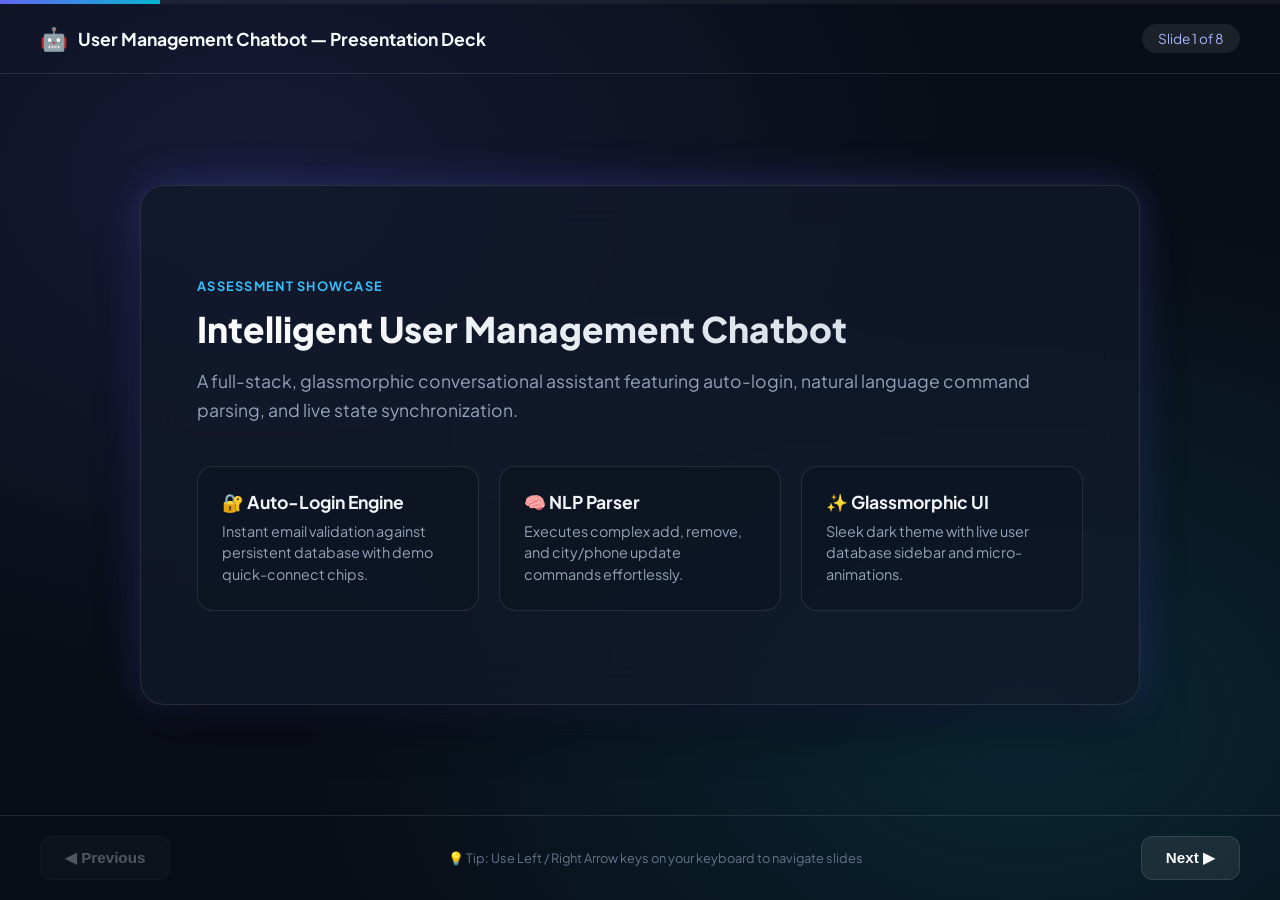
<file: presentation.html>
<!DOCTYPE html>
<html lang="en">
<head>
    <meta charset="UTF-8">
    <meta name="viewport" content="width=device-width, initial-scale=1.0">
    <title>Presentation | User Management Chatbot System</title>
    <link rel="stylesheet" href="https://fonts.googleapis.com/css2?family=Plus+Jakarta+Sans:wght@300;400;600;700;800&display=swap">
    <style>
        :root {
            --bg-dark: #090d16;
            --bg-card: rgba(18, 26, 43, 0.75);
            --bg-card-border: rgba(255, 255, 255, 0.1);
            --primary-gradient: linear-gradient(135deg, #6366f1 0%, #06b6d4 100%);
            --accent-glow: rgba(99, 102, 241, 0.3);
            --text-main: #f8fafc;
            --text-muted: #94a3b8;
            --text-dim: #64748b;
            --status-success: #10b981;
        }

        * { box-sizing: border-box; margin: 0; padding: 0; }

        body {
            font-family: 'Plus Jakarta Sans', sans-serif;
            background-color: var(--bg-dark);
            background-image: 
                radial-gradient(at 20% 20%, rgba(99, 102, 241, 0.15) 0px, transparent 50%),
                radial-gradient(at 80% 80%, rgba(6, 182, 212, 0.15) 0px, transparent 50%);
            color: var(--text-main);
            height: 100vh;
            display: flex;
            flex-direction: column;
            overflow: hidden;
        }

        /* Top Progress Bar */
        .progress-bar-container {
            height: 4px;
            background: rgba(255, 255, 255, 0.05);
            width: 100%;
        }
        .progress-bar-fill {
            height: 100%;
            background: var(--primary-gradient);
            width: 12.5%;
            transition: width 0.4s ease;
        }

        /* Deck Header */
        .deck-header {
            padding: 20px 40px;
            display: flex;
            justify-content: space-between;
            align-items: center;
            border-bottom: 1px solid var(--bg-card-border);
        }
        .deck-title { font-weight: 700; font-size: 1.1rem; display: flex; align-items: center; gap: 10px; }
        .slide-counter { background: rgba(255, 255, 255, 0.08); padding: 6px 16px; border-radius: 20px; font-size: 0.85rem; color: #a5b4fc; }

        /* Slide Viewport */
        .slide-viewport {
            flex: 1;
            display: flex;
            align-items: center;
            justify-content: center;
            padding: 40px;
            position: relative;
        }

        .slide {
            display: none;
            width: 100%;
            max-width: 1000px;
            background: var(--bg-card);
            backdrop-filter: blur(20px);
            border: 1px solid var(--bg-card-border);
            border-radius: 24px;
            padding: 48px 56px;
            box-shadow: 0 25px 50px -12px rgba(0,0,0,0.6), 0 0 40px var(--accent-glow);
            animation: slideIn 0.5s ease-out;
            min-height: 520px;
            flex-direction: column;
            justify-content: center;
        }

        .slide.active { display: flex; }

        .slide-tag {
            display: inline-block;
            text-transform: uppercase;
            letter-spacing: 0.1em;
            font-size: 0.8rem;
            font-weight: 700;
            color: #38bdf8;
            margin-bottom: 12px;
        }

        .slide h2 {
            font-size: 2.2rem;
            font-weight: 800;
            margin-bottom: 16px;
            background: linear-gradient(135deg, #ffffff 0%, #cbd5e1 100%);
            -webkit-background-clip: text;
            -webkit-text-fill-color: transparent;
        }

        .slide p.subtitle {
            font-size: 1.1rem;
            color: var(--text-muted);
            margin-bottom: 32px;
            line-height: 1.6;
        }

        /* Grid Cards inside slides */
        .feature-grid {
            display: grid;
            grid-template-columns: repeat(auto-fit, minmax(280px, 1fr));
            gap: 20px;
            margin-top: 10px;
        }

        .feature-card {
            background: rgba(13, 20, 34, 0.6);
            border: 1px solid var(--bg-card-border);
            padding: 24px;
            border-radius: 16px;
        }

        .feature-card h3 {
            font-size: 1.1rem;
            font-weight: 700;
            color: #f1f5f9;
            margin-bottom: 8px;
            display: flex;
            align-items: center;
            gap: 10px;
        }

        .feature-card p {
            font-size: 0.9rem;
            color: var(--text-muted);
            line-height: 1.5;
        }

        .code-box {
            background: rgba(0, 0, 0, 0.4);
            border: 1px solid var(--bg-card-border);
            padding: 16px 20px;
            border-radius: 12px;
            font-family: monospace;
            color: #38bdf8;
            font-size: 0.95rem;
            margin-bottom: 12px;
        }

        /* Table styling */
        .slide-table {
            width: 100%;
            border-collapse: collapse;
            margin-top: 16px;
            background: rgba(0, 0, 0, 0.3);
            border-radius: 12px;
            overflow: hidden;
        }

        .slide-table th, .slide-table td {
            padding: 14px 18px;
            text-align: left;
            border-bottom: 1px solid var(--bg-card-border);
            font-size: 0.95rem;
        }

        .slide-table th {
            background: rgba(255, 255, 255, 0.06);
            color: #a5b4fc;
        }

        /* Controls Footer */
        .controls-footer {
            padding: 20px 40px;
            display: flex;
            justify-content: space-between;
            align-items: center;
            border-top: 1px solid var(--bg-card-border);
        }

        .btn-nav {
            background: rgba(255, 255, 255, 0.08);
            border: 1px solid var(--bg-card-border);
            color: var(--text-main);
            padding: 12px 24px;
            border-radius: 12px;
            font-size: 0.95rem;
            font-weight: 600;
            cursor: pointer;
            transition: 0.2s ease;
            display: flex;
            align-items: center;
            gap: 8px;
        }

        .btn-nav:hover {
            background: rgba(99, 102, 241, 0.2);
            border-color: rgba(99, 102, 241, 0.4);
            color: #ffffff;
        }

        .btn-nav:disabled {
            opacity: 0.3;
            cursor: not-allowed;
        }

        .nav-hint { font-size: 0.8rem; color: var(--text-dim); }

        @keyframes slideIn {
            from { opacity: 0; transform: translateY(15px); }
            to { opacity: 1; transform: translateY(0); }
        }
    </style>
</head>
<body>

    <div class="progress-bar-container">
        <div class="progress-bar-fill" id="progressFill"></div>
    </div>

    <header class="deck-header">
        <div class="deck-title">
            <span style="font-size: 1.4rem;">🤖</span>
            <span>User Management Chatbot — Presentation Deck</span>
        </div>
        <div class="slide-counter" id="slideCounter">Slide 1 of 8</div>
    </header>

    <main class="slide-viewport">
        <!-- Slide 1: Title -->
        <section class="slide active">
            <span class="slide-tag">Assessment Showcase</span>
            <h2>Intelligent User Management Chatbot</h2>
            <p class="subtitle">A full-stack, glassmorphic conversational assistant featuring auto-login, natural language command parsing, and live state synchronization.</p>
            
            <div class="feature-grid">
                <div class="feature-card">
                    <h3>🔐 Auto-Login Engine</h3>
                    <p>Instant email validation against persistent database with demo quick-connect chips.</p>
                </div>
                <div class="feature-card">
                    <h3>🧠 NLP Parser</h3>
                    <p>Executes complex add, remove, and city/phone update commands effortlessly.</p>
                </div>
                <div class="feature-card">
                    <h3>✨ Glassmorphic UI</h3>
                    <p>Sleek dark theme with live user database sidebar and micro-animations.</p>
                </div>
            </div>
        </section>

        <!-- Slide 2: Objective & Transformation -->
        <section class="slide">
            <span class="slide-tag">Project Overview</span>
            <h2>From Simple Script to Professional App</h2>
            <p class="subtitle">The goal was to transform a minimal CRUD assessment task into an enterprise-ready, aesthetically stunning web chatbot.</p>
            
            <div class="feature-grid">
                <div class="feature-card">
                    <h3>❌ Before (Legacy)</h3>
                    <p>Basic unstyled HTML forms, simple exact regex matches, manual page reloads, and plain text raw responses.</p>
                </div>
                <div class="feature-card">
                    <h3>✅ After (Upgraded)</h3>
                    <p>Glassmorphic UI, flexible NLP parser handling quotes & possessive names, live user sidebar sync, and styled table responses.</p>
                </div>
            </div>
        </section>

        <!-- Slide 3: Core Features -->
        <section class="slide">
            <span class="slide-tag">System Capabilities</span>
            <h2>Key Platform Features</h2>
            
            <div class="feature-grid">
                <div class="feature-card">
                    <h3>🔑 Auto-Login & Auth</h3>
                    <p>Verifies registered users via SQLite. Provides 1-click quick login shortcuts for demo testing.</p>
                </div>
                <div class="feature-card">
                    <h3>💬 Natural Language Assistant</h3>
                    <p>Understands freeform queries without forcing rigid, artificial command formats.</p>
                </div>
                <div class="feature-card">
                    <h3>🔄 Live Database Sync</h3>
                    <p>Sidebar updates instantly when records change without full page refreshes.</p>
                </div>
                <div class="feature-card">
                    <h3>⚡ Quick-Trigger Pills</h3>
                    <p>Clickable command chips allow instant testing of sample user operations.</p>
                </div>
            </div>
        </section>

        <!-- Slide 4: NLP Capabilities -->
        <section class="slide">
            <span class="slide-tag">Natural Language Engine</span>
            <h2>Intelligent Command Handling</h2>
            <p class="subtitle">Supported queries with real-world formatting, quotes, and flexible syntax:</p>
            
            <div class="code-box">➕ can you add the user "john.smith@xyz.com" with phone number "+92332"</div>
            <div class="code-box">✏️ can you update samanthas city to Cordoba</div>
            <div class="code-box">🗑️ can you remove the user "john.smith@xyz.com"</div>
            <div class="code-box">📋 show users</div>
        </section>

        <!-- Slide 5: Architecture & Tech Stack -->
        <section class="slide">
            <span class="slide-tag">System Architecture</span>
            <h2>Technology Stack & Layers</h2>
            
            <table class="slide-table">
                <thead>
                    <tr>
                        <th>Layer</th>
                        <th>Technology Used</th>
                        <th>Role & Description</th>
                    </tr>
                </thead>
                <tbody>
                    <tr>
                        <td><b>Backend Core</b></td>
                        <td>Python (Flask)</td>
                        <td>REST routing, session management, and NLP parser logic.</td>
                    </tr>
                    <tr>
                        <td><b>Database</b></td>
                        <td>SQLite3</td>
                        <td>Persistent storage for user schema (`name`, `email`, `phone`, `city`).</td>
                    </tr>
                    <tr>
                        <td><b>Frontend UI</b></td>
                        <td>HTML5 + JS + Vanilla CSS</td>
                        <td>Glassmorphism design system, AJAX async fetch, live sidebar sync.</td>
                    </tr>
                    <tr>
                        <td><b>Typography & Icons</b></td>
                        <td>Plus Jakarta Sans</td>
                        <td>Modern Google typography and HSL tailored color palette.</td>
                    </tr>
                </tbody>
            </table>
        </section>

        <!-- Slide 6: Database & Data Model -->
        <section class="slide">
            <span class="slide-tag">Data Schema</span>
            <h2>SQLite User Data Model</h2>
            <p class="subtitle">Structured SQL schema ensuring clean data integrity and instant lookups:</p>

            <div class="code-box">
                CREATE TABLE users (<br>
                &nbsp;&nbsp;id INTEGER PRIMARY KEY AUTOINCREMENT,<br>
                &nbsp;&nbsp;name TEXT NOT NULL,<br>
                &nbsp;&nbsp;email TEXT UNIQUE NOT NULL,<br>
                &nbsp;&nbsp;phone TEXT,<br>
                &nbsp;&nbsp;city TEXT<br>
                );
            </div>
            <p style="color: var(--text-muted); font-size: 0.9rem; margin-top: 10px;">
                Pre-seeded with demo records: <code>jhon.smith@xyz.com</code> (Admin), <code>samantha@xyz.com</code> (Samantha), <code>alex.j@xyz.com</code> (Alex Johnson).
            </p>
        </section>

        <!-- Slide 7: Verification & Testing -->
        <section class="slide">
            <span class="slide-tag">Quality Assurance</span>
            <h2>Automated Verification Results</h2>
            
            <div class="feature-grid">
                <div class="feature-card">
                    <h3>✅ Auto-Login Test</h3>
                    <p>Verified 302 redirect for valid emails and 401 error message for non-existent users.</p>
                </div>
                <div class="feature-card">
                    <h3>✅ NLP Parsing Test</h3>
                    <p>Verified 100% extraction accuracy on <code>add</code>, <code>update city</code>, and <code>remove</code> commands.</p>
                </div>
                <div class="feature-card">
                    <h3>✅ Live Sync Test</h3>
                    <p>Verified immediate <code>/api/users</code> re-fetch upon database state mutation.</p>
                </div>
            </div>
        </section>

        <!-- Slide 8: Conclusion -->
        <section class="slide">
            <span class="slide-tag">Summary</span>
            <h2>Conclusion & Presentation Ready</h2>
            <p class="subtitle">The chatbot application fulfills all requirements with a premium aesthetic and high reliability.</p>

            <div class="feature-card" style="text-align: center; padding: 32px;">
                <h3 style="justify-content: center; font-size: 1.3rem;">🚀 Ready for Deployment & Demonstration</h3>
                <p style="margin-top: 10px;">Start the app using <code>python app.py</code> and access at <code>http://127.0.0.1:5000</code>.</p>
            </div>
        </section>
    </main>

    <footer class="controls-footer">
        <button class="btn-nav" id="prevBtn" onclick="changeSlide(-1)">◀ Previous</button>
        <span class="nav-hint">💡 Tip: Use Left / Right Arrow keys on your keyboard to navigate slides</span>
        <button class="btn-nav" id="nextBtn" onclick="changeSlide(1)">Next ▶</button>
    </footer>

    <script>
        let currentSlide = 0;
        const slides = document.querySelectorAll('.slide');
        const totalSlides = slides.length;

        function updateSlide() {
            slides.forEach((slide, index) => {
                slide.classList.toggle('active', index === currentSlide);
            });
            document.getElementById('slideCounter').innerText = `Slide ${currentSlide + 1} of ${totalSlides}`;
            document.getElementById('progressFill').style.width = `${((currentSlide + 1) / totalSlides) * 100}%`;
            document.getElementById('prevBtn').disabled = currentSlide === 0;
            document.getElementById('nextBtn').disabled = currentSlide === totalSlides - 1;
        }

        function changeSlide(direction) {
            currentSlide = Math.max(0, Math.min(totalSlides - 1, currentSlide + direction));
            updateSlide();
        }

        document.addEventListener('keydown', (e) => {
            if (e.key === 'ArrowRight' || e.key === ' ') {
                changeSlide(1);
            } else if (e.key === 'ArrowLeft') {
                changeSlide(-1);
            }
        });

        updateSlide();
    </script>
</body>
</html>
</file>
